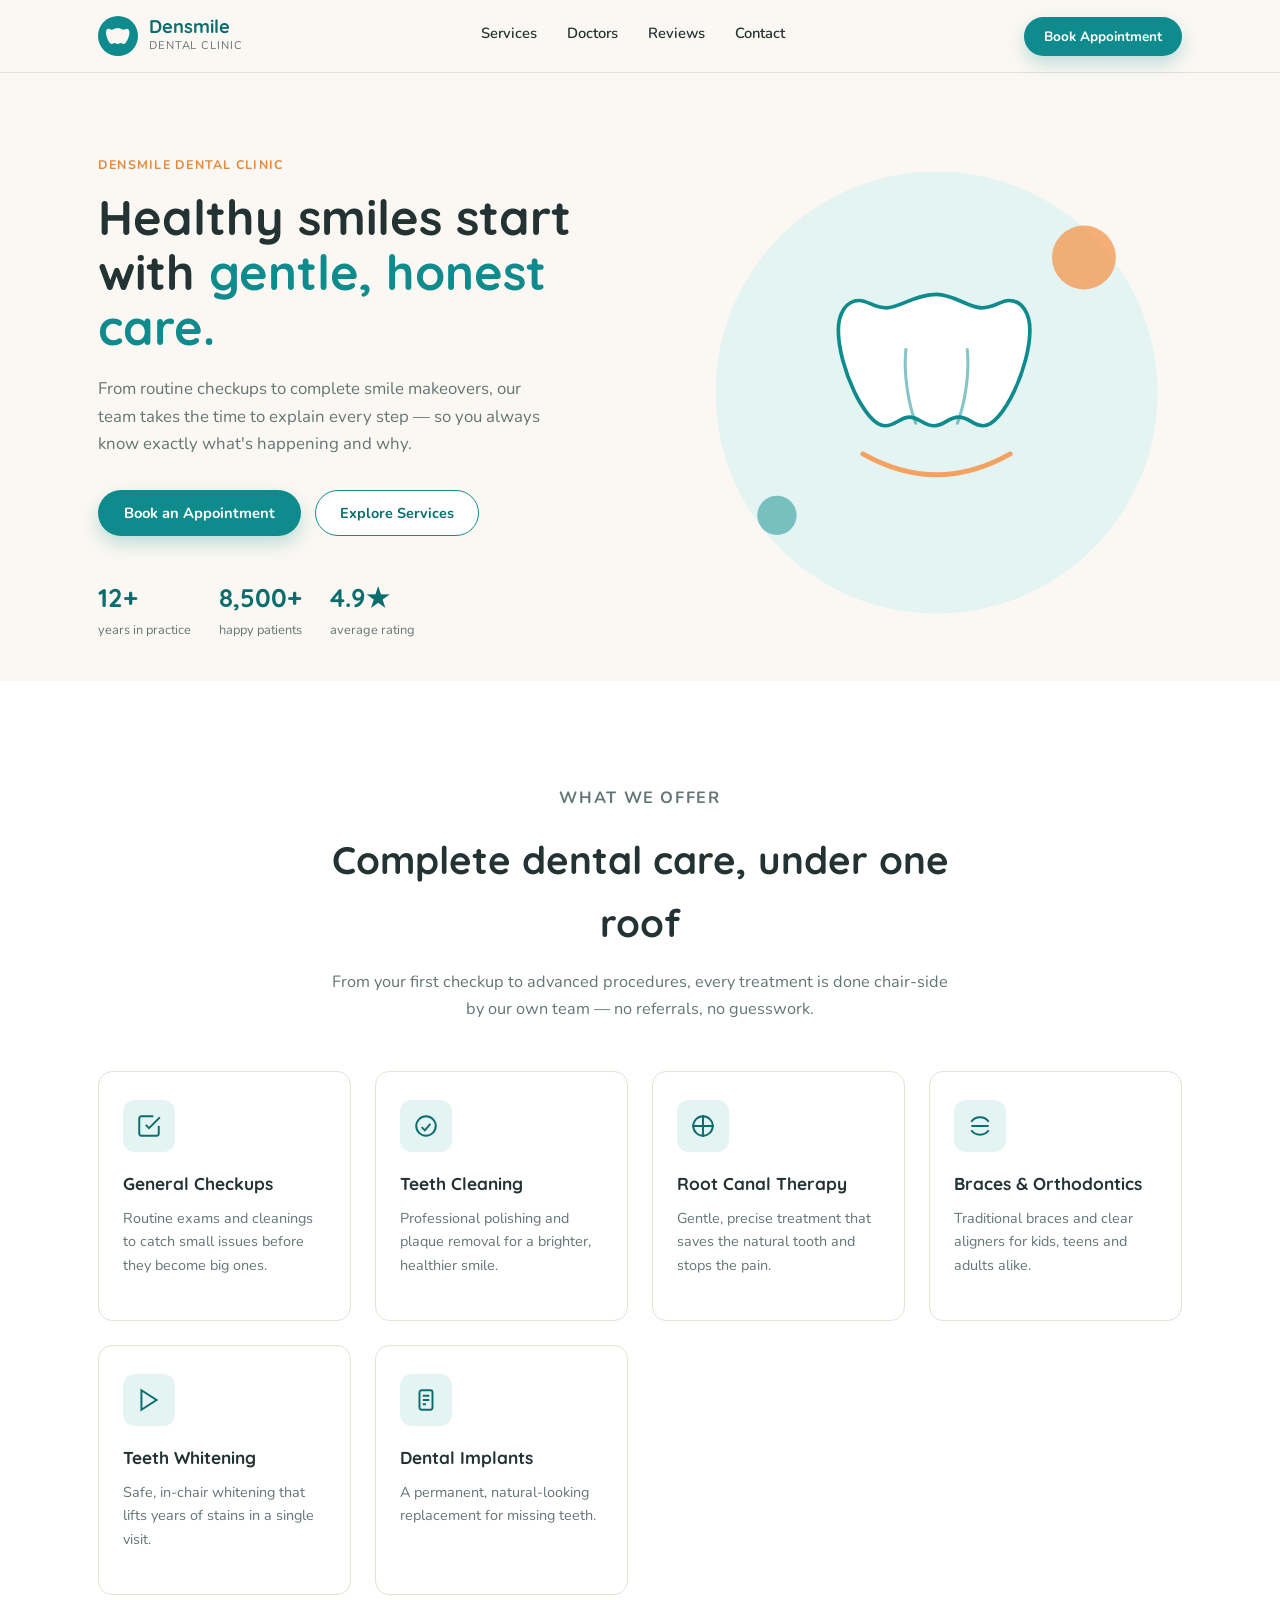
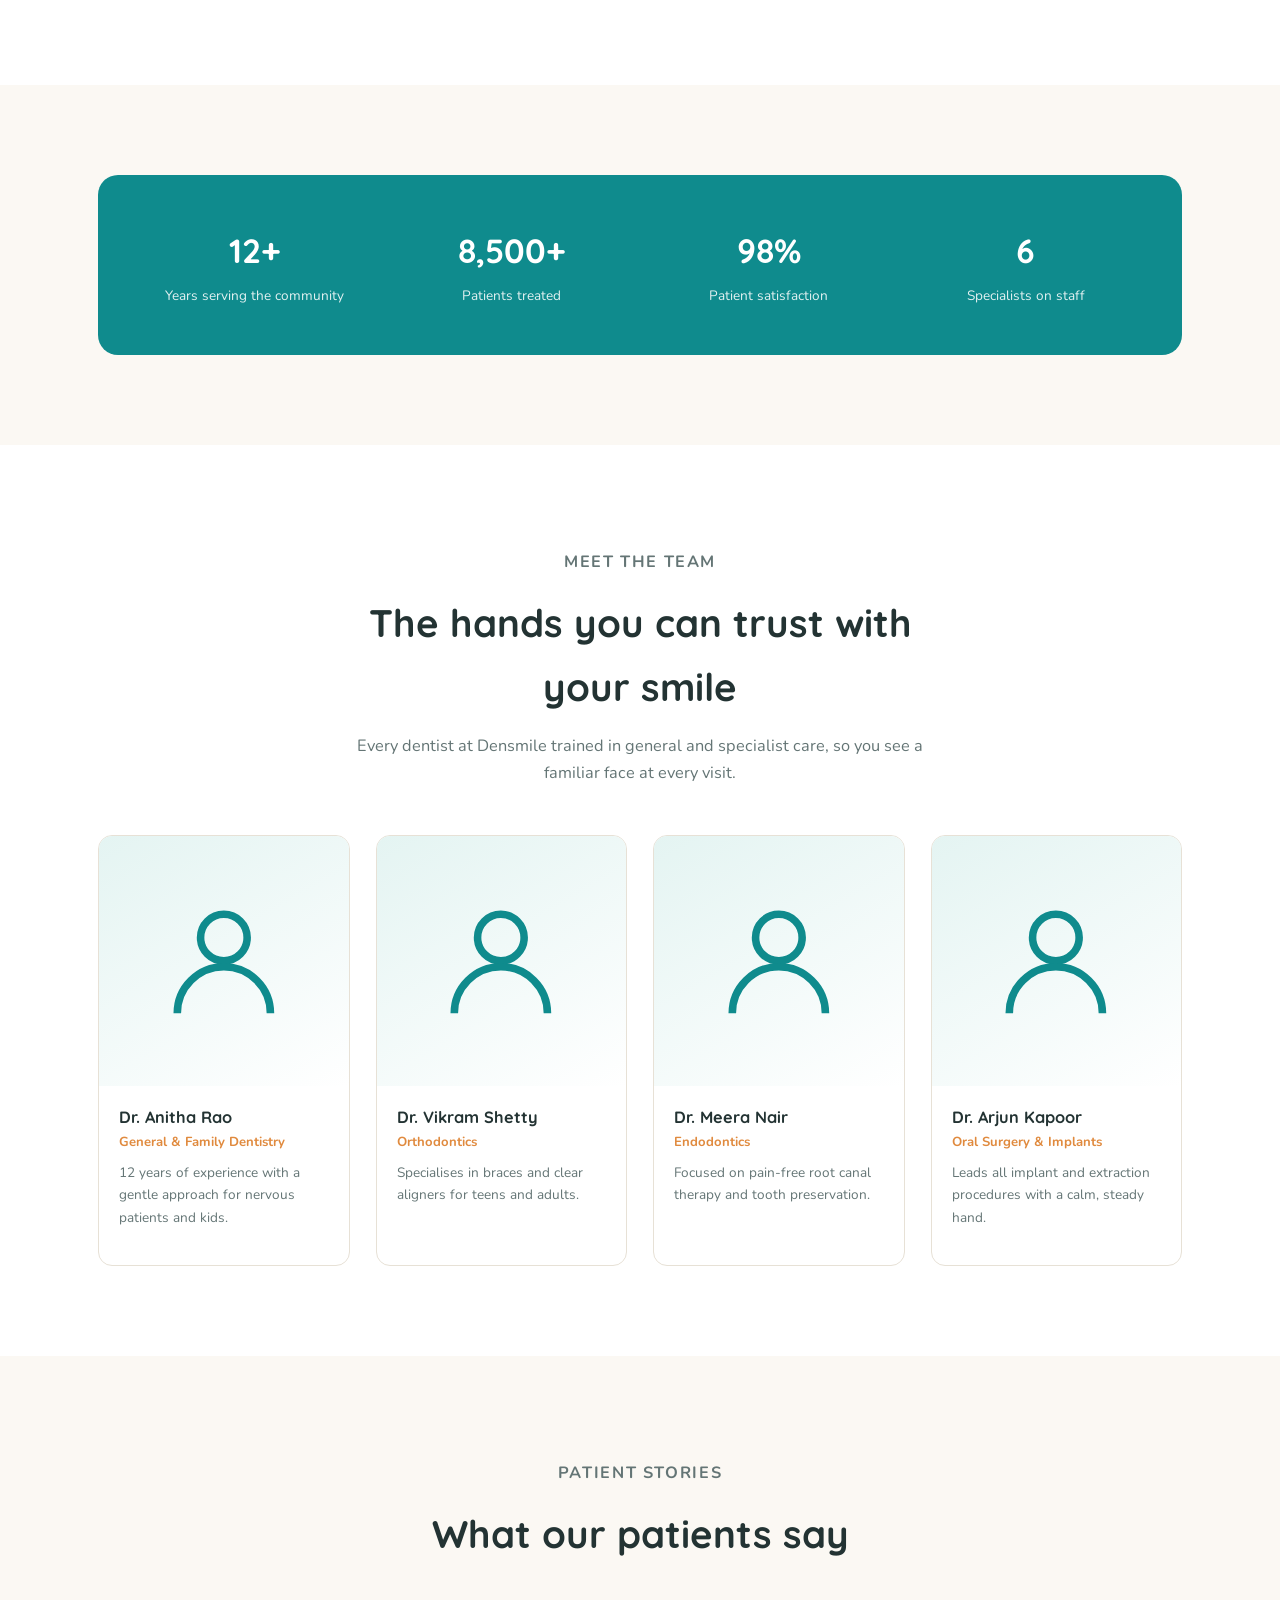
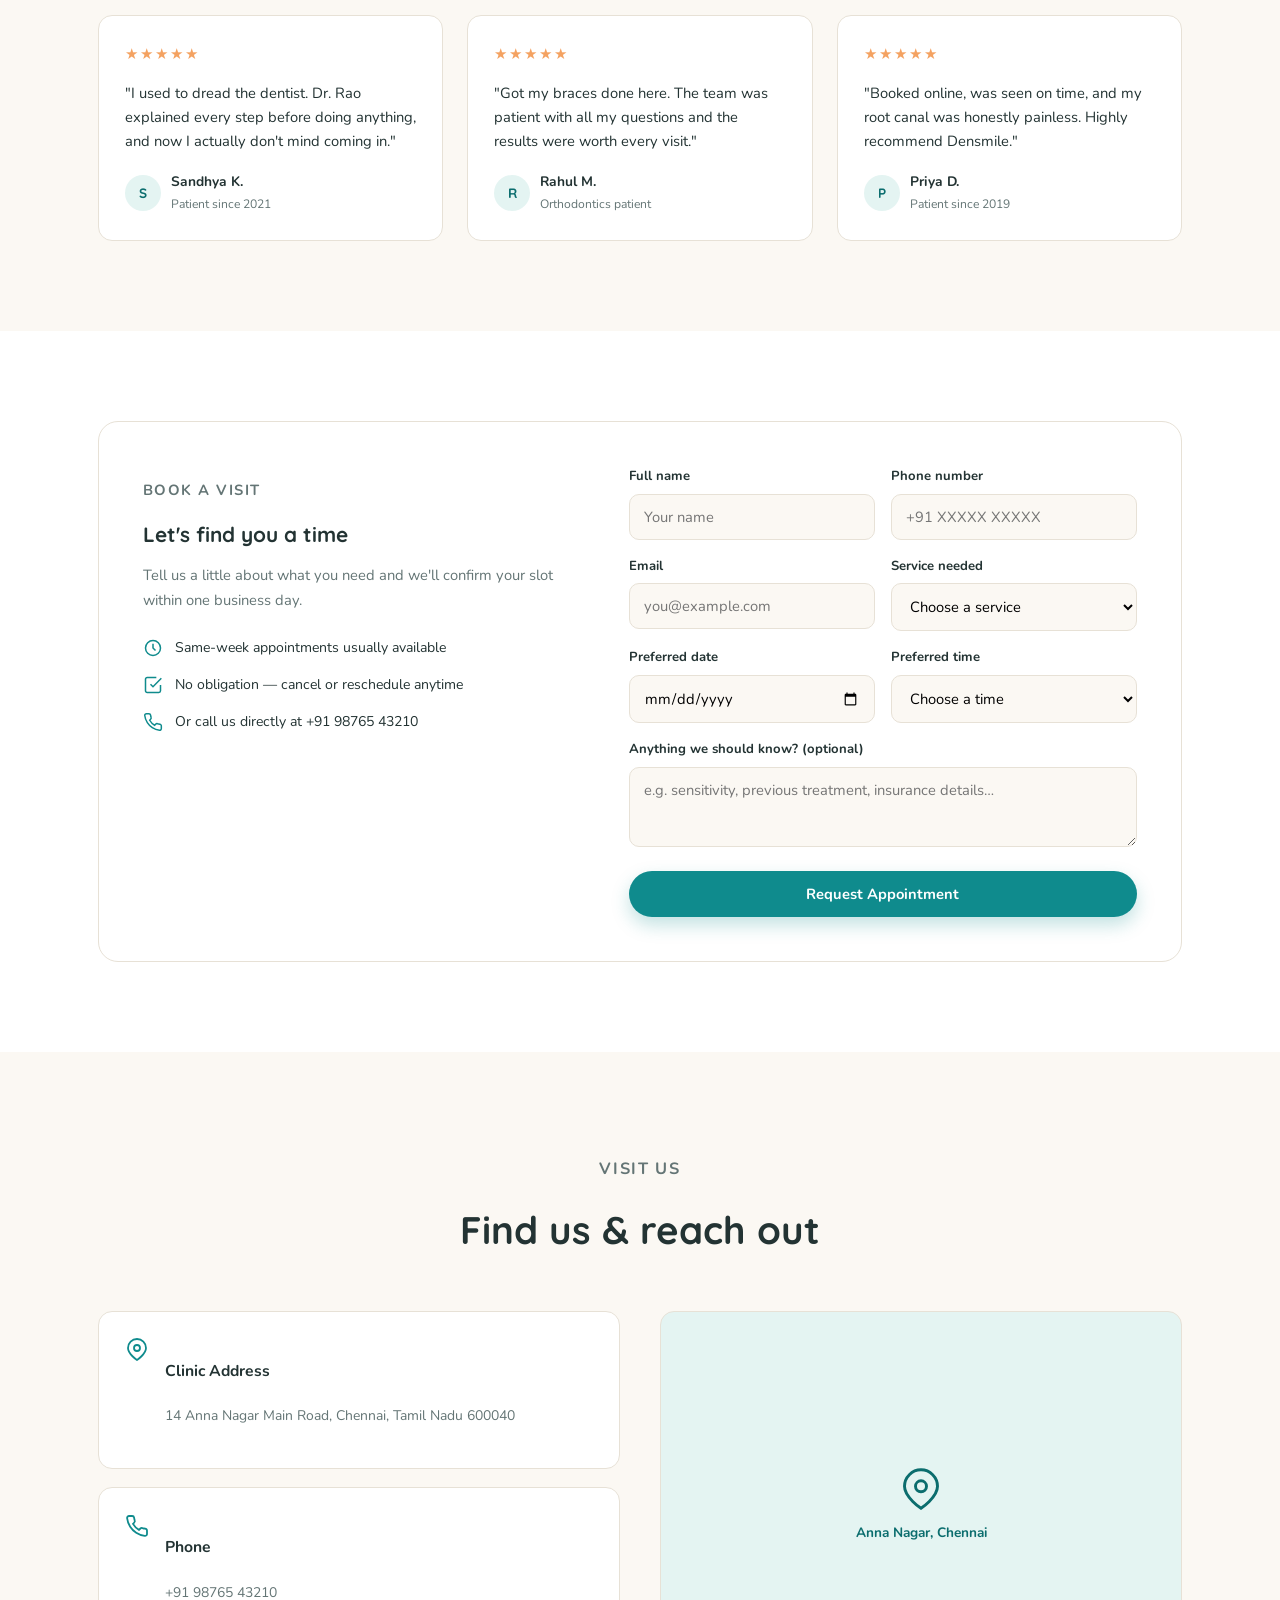
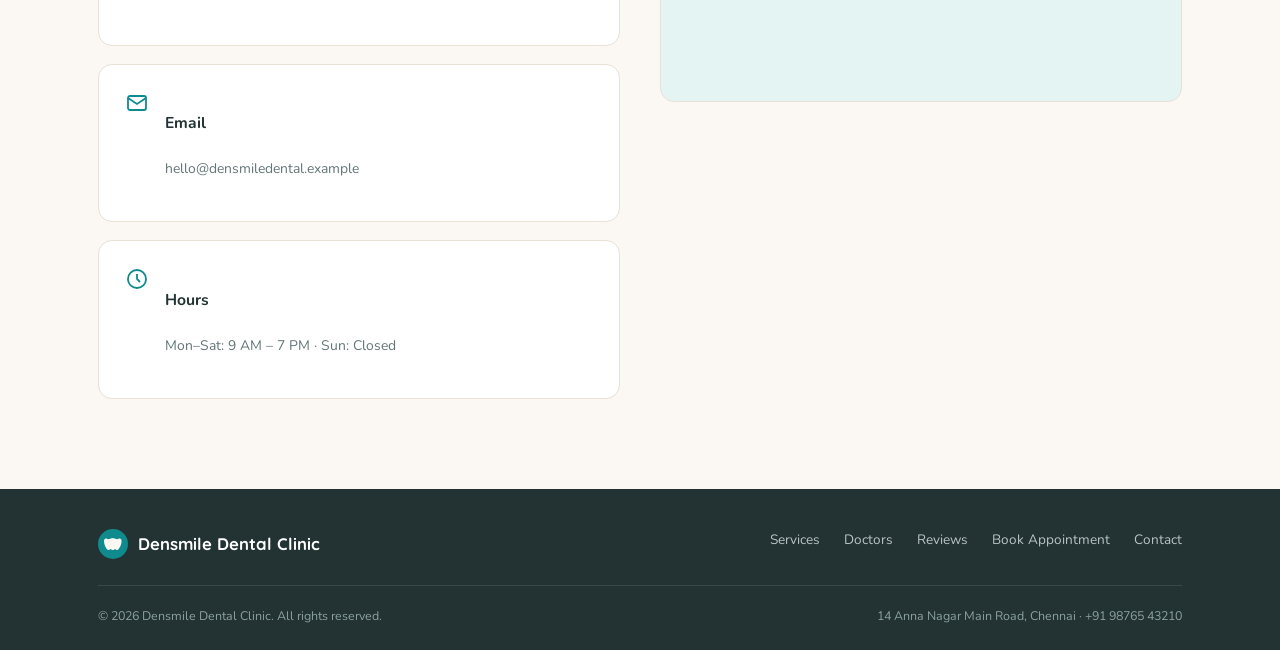
<file: site/index.html>
<!DOCTYPE html>
<html lang="en">
<head>
<meta charset="UTF-8">
<meta name="viewport" content="width=device-width, initial-scale=1.0">
<title>Densmile Dental Clinic — Healthy Smiles, Every Visit</title>
<link rel="preconnect" href="https://fonts.googleapis.com">
<link rel="preconnect" href="https://fonts.gstatic.com" crossorigin>
<link href="https://fonts.googleapis.com/css2?family=Quicksand:wght@500;600;700&family=Nunito:wght@400;500;600;700;800&display=swap" rel="stylesheet">
<style>
  :root{
    --teal:#0F8B8D;
    --teal-deep:#0B6D6E;
    --teal-pale:#E4F4F2;
    --coral:#F4A261;
    --coral-deep:#E08A3E;
    --cream:#FBF8F3;
    --ink:#233333;
    --muted:#647575;
    --paper:#FFFFFF;
    --line:#E7E1D6;
    --radius:14px;
  }
  *{box-sizing:border-box;}
  html{scroll-behavior:smooth;}
  body{margin:0;font-family:'Nunito',sans-serif;color:var(--ink);background:var(--cream);line-height:1.65;}
  h1,h2,h3,.display{font-family:'Quicksand',sans-serif;color:var(--ink);margin:0;font-weight:700;}
  a{color:inherit;}
  img{max-width:100%;display:block;}
  button{font-family:'Nunito',sans-serif;cursor:pointer;}
  :focus-visible{outline:3px solid var(--coral);outline-offset:2px;}
  .wrap{max-width:1140px;margin:0 auto;padding:0 28px;}
  .eyebrow{font-size:0.78rem;letter-spacing:0.1em;text-transform:uppercase;color:var(--coral-deep);font-weight:700;}
  section{padding:90px 0;}
  section.alt{background:var(--paper);}
  .section-head{max-width:620px;margin:0 auto 48px;text-align:center;}
  .section-head.left{text-align:left;margin:0 0 44px;}
  .section-head h2{font-size:clamp(1.8rem,3vw,2.5rem);margin-top:10px;}
  .section-head p{color:var(--muted);margin-top:14px;font-size:1.02rem;}

  /* ---------- NAV ---------- */
  header.site-nav{position:sticky;top:0;z-index:50;background:rgba(251,248,243,0.92);backdrop-filter:blur(8px);border-bottom:1px solid var(--line);}
  .nav-inner{max-width:1140px;margin:0 auto;padding:16px 28px;display:flex;align-items:center;justify-content:space-between;}
  .brand{display:flex;align-items:center;gap:11px;}
  .brand-mark{width:40px;height:40px;flex-shrink:0;}
  .brand-text .name{font-family:'Quicksand',sans-serif;font-size:1.15rem;font-weight:700;line-height:1.1;color:var(--teal-deep);}
  .brand-text .sub{font-size:0.7rem;letter-spacing:0.08em;text-transform:uppercase;color:var(--muted);}
  nav.links{display:flex;gap:30px;align-items:center;}
  nav.links a{font-size:0.92rem;font-weight:600;text-decoration:none;color:var(--ink);border-bottom:2px solid transparent;padding-bottom:3px;transition:border-color .2s,color .2s;}
  nav.links a:hover{border-color:var(--coral);color:var(--teal-deep);}
  .btn-primary{background:var(--teal);color:#fff;border:none;padding:13px 26px;border-radius:999px;font-weight:700;font-size:0.92rem;transition:transform .15s,background .15s,box-shadow .15s;box-shadow:0 8px 18px rgba(15,139,141,0.25);}
  .btn-primary:hover{transform:translateY(-2px);background:var(--teal-deep);}
  .btn-secondary{background:#fff;color:var(--teal-deep);border:1.5px solid var(--teal);padding:12px 24px;border-radius:999px;font-weight:700;font-size:0.9rem;transition:background .15s;}
  .btn-secondary:hover{background:var(--teal-pale);}
  .nav-cta{padding:10px 20px;font-size:0.85rem;}

  /* ---------- HERO ---------- */
  .hero{padding:70px 0 40px;position:relative;overflow:hidden;}
  .hero .wrap{display:grid;grid-template-columns:1.05fr 0.95fr;gap:50px;align-items:center;}
  .hero h1{font-size:clamp(2.2rem,3.8vw,3.2rem);line-height:1.14;}
  .hero h1 em{font-style:normal;color:var(--teal);position:relative;}
  .hero p.lede{color:var(--muted);font-size:1.05rem;max-width:46ch;margin-top:20px;}
  .hero-cta{display:flex;gap:14px;margin-top:32px;flex-wrap:wrap;}
  .hero-badges{display:flex;gap:28px;margin-top:40px;flex-wrap:wrap;}
  .hbadge .num{font-family:'Quicksand',sans-serif;font-size:1.6rem;font-weight:700;color:var(--teal-deep);}
  .hbadge .lbl{font-size:0.8rem;color:var(--muted);margin-top:2px;}

  .hero-art{position:relative;aspect-ratio:1/1;display:flex;align-items:center;justify-content:center;}
  .hero-art svg{width:100%;height:100%;}

  /* ---------- SERVICES ---------- */
  .service-grid{display:grid;grid-template-columns:repeat(auto-fit,minmax(240px,1fr));gap:24px;}
  .service-card{background:var(--paper);border:1.5px solid var(--line);border-radius:var(--radius);padding:28px 24px;transition:transform .18s,box-shadow .18s,border-color .18s;}
  .service-card:hover{transform:translateY(-4px);box-shadow:0 14px 30px rgba(15,139,141,0.12);border-color:var(--teal);}
  .service-icon{width:52px;height:52px;border-radius:12px;background:var(--teal-pale);display:flex;align-items:center;justify-content:center;margin-bottom:18px;}
  .service-icon svg{width:26px;height:26px;color:var(--teal-deep);}
  .service-card h3{font-size:1.08rem;}
  .service-card p{font-size:0.9rem;color:var(--muted);margin-top:8px;}

  /* ---------- WHY US / STATS ---------- */
  .why-strip{background:var(--teal);color:#fff;border-radius:20px;padding:48px 40px;display:grid;grid-template-columns:repeat(4,1fr);gap:24px;text-align:center;}
  .why-item .num{font-family:'Quicksand',sans-serif;font-size:2.1rem;font-weight:700;}
  .why-item .lbl{font-size:0.85rem;opacity:0.88;margin-top:6px;}

  /* ---------- DOCTORS ---------- */
  .doctor-grid{display:grid;grid-template-columns:repeat(auto-fit,minmax(230px,1fr));gap:26px;}
  .doctor-card{background:var(--paper);border-radius:var(--radius);overflow:hidden;border:1.5px solid var(--line);transition:transform .18s;}
  .doctor-card:hover{transform:translateY(-4px);}
  .doctor-photo{aspect-ratio:1/1;background:linear-gradient(150deg,var(--teal-pale),#fff);display:flex;align-items:center;justify-content:center;}
  .doctor-photo svg{width:56%;height:56%;color:var(--teal);}
  .doctor-info{padding:18px 20px 22px;}
  .doctor-info h3{font-size:1.02rem;}
  .doctor-info .spec{font-size:0.82rem;color:var(--coral-deep);font-weight:700;margin-top:2px;}
  .doctor-info p{font-size:0.85rem;color:var(--muted);margin-top:8px;}

  /* ---------- TESTIMONIALS ---------- */
  .testi-grid{display:grid;grid-template-columns:repeat(auto-fit,minmax(280px,1fr));gap:24px;}
  .testi-card{background:var(--paper);border:1.5px solid var(--line);border-radius:var(--radius);padding:26px;}
  .testi-stars{color:var(--coral);font-size:0.95rem;letter-spacing:2px;}
  .testi-card p{font-size:0.92rem;color:var(--ink);margin-top:14px;}
  .testi-who{display:flex;align-items:center;gap:10px;margin-top:18px;}
  .testi-avatar{width:36px;height:36px;border-radius:50%;background:var(--teal-pale);display:flex;align-items:center;justify-content:center;font-family:'Quicksand',sans-serif;font-weight:700;color:var(--teal-deep);font-size:0.85rem;}
  .testi-who .wname{font-size:0.86rem;font-weight:700;}
  .testi-who .wsub{font-size:0.76rem;color:var(--muted);}

  /* ---------- APPOINTMENT ---------- */
  .appt-box{background:var(--paper);border:1.5px solid var(--line);border-radius:20px;padding:44px;display:grid;grid-template-columns:1fr 1.15fr;gap:44px;align-items:start;}
  .appt-side h3{font-size:1.3rem;}
  .appt-side p{color:var(--muted);font-size:0.92rem;margin-top:12px;}
  .appt-list{margin-top:24px;display:flex;flex-direction:column;gap:14px;}
  .appt-list-item{display:flex;gap:12px;align-items:flex-start;font-size:0.88rem;}
  .appt-list-item svg{width:20px;height:20px;color:var(--teal);flex-shrink:0;margin-top:2px;}
  .appt-form{display:grid;grid-template-columns:1fr 1fr;gap:16px;}
  .appt-form .full{grid-column:1/-1;}
  .appt-form label{font-size:0.82rem;font-weight:700;margin-bottom:6px;display:block;}
  .appt-form input, .appt-form select, .appt-form textarea{
    width:100%;padding:12px 14px;border:1.5px solid var(--line);border-radius:10px;font-family:'Nunito',sans-serif;font-size:0.92rem;background:var(--cream);
  }
  .appt-form textarea{resize:vertical;min-height:80px;}
  .appt-form input:focus, .appt-form select:focus, .appt-form textarea:focus{outline:none;border-color:var(--teal);background:#fff;}
  .appt-confirm{display:none;text-align:center;padding:20px 10px;}
  .appt-confirm.show{display:block;}
  .appt-confirm svg{width:52px;height:52px;color:var(--teal);margin:0 auto 14px;}
  .appt-confirm h4{font-size:1.15rem;}
  .appt-confirm p{color:var(--muted);font-size:0.9rem;margin-top:8px;}

  /* ---------- CONTACT ---------- */
  .contact-grid{display:grid;grid-template-columns:1fr 1fr;gap:40px;}
  .contact-card{background:var(--paper);border:1.5px solid var(--line);border-radius:var(--radius);padding:26px;display:flex;gap:16px;align-items:flex-start;}
  .contact-card svg{width:24px;height:24px;color:var(--teal);flex-shrink:0;}
  .contact-card h4{font-size:0.98rem;}
  .contact-card p{font-size:0.87rem;color:var(--muted);margin-top:4px;}
  .map-box{border-radius:var(--radius);overflow:hidden;border:1.5px solid var(--line);aspect-ratio:4/3;background:var(--teal-pale);display:flex;align-items:center;justify-content:center;flex-direction:column;gap:10px;color:var(--teal-deep);}
  .map-box svg{width:44px;height:44px;}
  .map-box span{font-size:0.85rem;font-weight:700;}

  footer{background:var(--ink);color:#B8C4C4;padding:40px 0 24px;font-size:0.85rem;}
  .footer-top{display:flex;justify-content:space-between;flex-wrap:wrap;gap:24px;padding-bottom:26px;border-bottom:1px solid rgba(255,255,255,0.1);}
  .footer-brand{display:flex;align-items:center;gap:10px;}
  .footer-brand .name{font-family:'Quicksand',sans-serif;font-weight:700;color:#fff;font-size:1.05rem;}
  .footer-links{display:flex;gap:24px;flex-wrap:wrap;}
  .footer-links a{text-decoration:none;color:#B8C4C4;transition:color .15s;}
  .footer-links a:hover{color:#fff;}
  .footer-bottom{display:flex;justify-content:space-between;flex-wrap:wrap;gap:10px;padding-top:20px;font-size:0.78rem;color:#8CA0A0;}

  @media (max-width:920px){
    nav.links{display:none;}
    .hero .wrap{grid-template-columns:1fr;}
    .hero-art{max-width:340px;margin:0 auto;order:-1;}
    .why-strip{grid-template-columns:1fr 1fr;}
    .appt-box{grid-template-columns:1fr;padding:30px 22px;}
    .appt-form{grid-template-columns:1fr;}
    .contact-grid{grid-template-columns:1fr;}
  }
</style>
</head>
<body>

<!-- ========== NAV ========== -->
<header class="site-nav">
  <div class="nav-inner">
    <div class="brand">
      <svg class="brand-mark" viewBox="0 0 40 40" fill="none">
        <circle cx="20" cy="20" r="20" fill="#0F8B8D"/>
        <path d="M20 12c-2.8 0-4.6 1.7-6.2 1.7-1.5 0-2.3-.9-3.3-.9-1.6 0-2.5 1.6-2.5 3.6 0 4.4 3.3 11.6 5.7 11.6 1.3 0 1.7-1 3-1s1.8 1 3 1c1.3 0 1.8-1 3-1s1.8 1 3 1c2.4 0 5.7-7.2 5.7-11.6 0-2-.9-3.6-2.5-3.6-1 0-1.8.9-3.3.9-1.6 0-3.4-1.7-6.2-1.7z" fill="#FBF8F3"/>
      </svg>
      <div class="brand-text">
        <div class="name">Densmile</div>
        <div class="sub">Dental Clinic</div>
      </div>
    </div>
    <nav class="links">
      <a href="#services">Services</a>
      <a href="#doctors">Doctors</a>
      <a href="#testimonials">Reviews</a>
      <a href="#contact">Contact</a>
    </nav>
    <a href="#appointment"><button class="btn-primary nav-cta">Book Appointment</button></a>
  </div>
</header>

<!-- ========== HERO ========== -->
<section class="hero">
  <div class="wrap">
    <div>
      <p class="eyebrow">Densmile Dental Clinic</p>
      <h1 style="margin-top:12px;">Healthy smiles start with <em>gentle, honest care.</em></h1>
      <p class="lede">From routine checkups to complete smile makeovers, our team takes the time to explain every step — so you always know exactly what's happening and why.</p>
      <div class="hero-cta">
        <a href="#appointment"><button class="btn-primary">Book an Appointment</button></a>
        <a href="#services"><button class="btn-secondary">Explore Services</button></a>
      </div>
      <div class="hero-badges">
        <div class="hbadge"><div class="num">12+</div><div class="lbl">years in practice</div></div>
        <div class="hbadge"><div class="num">8,500+</div><div class="lbl">happy patients</div></div>
        <div class="hbadge"><div class="num">4.9★</div><div class="lbl">average rating</div></div>
      </div>
    </div>
    <div class="hero-art" aria-hidden="true">
      <svg viewBox="0 0 400 400" fill="none">
        <circle cx="200" cy="200" r="180" fill="#E4F4F2"/>
        <circle cx="320" cy="90" r="26" fill="#F4A261" opacity="0.85"/>
        <circle cx="70" cy="300" r="16" fill="#0F8B8D" opacity="0.5"/>
        <path d="M200 120c-18 0-30 11-41 11-10 0-15-6-22-6-11 0-17 11-17 24 0 30 22 78 38 78 9 0 12-7 20-7s11 7 20 7 11-7 20-7 11 7 20 7c16 0 38-48 38-78 0-13-6-24-17-24-7 0-12 6-22 6-11 0-23-11-37-11z" fill="#FFFFFF" stroke="#0F8B8D" stroke-width="3"/>
        <path d="M175 165c-2 20 2 44 8 60M225 165c2 20-2 44-8 60" stroke="#0F8B8D" stroke-width="2.5" stroke-linecap="round" opacity="0.5"/>
        <path d="M140 250q60 34 120 0" stroke="#F4A261" stroke-width="4" stroke-linecap="round" fill="none"/>
      </svg>
    </div>
  </div>
</section>

<!-- ========== SERVICES ========== -->
<section id="services" class="alt">
  <div class="wrap">
    <div class="section-head">
      <p class="eyebrow">What we offer</p>
      <h2>Complete dental care, under one roof</h2>
      <p>From your first checkup to advanced procedures, every treatment is done chair-side by our own team — no referrals, no guesswork.</p>
    </div>
    <div class="service-grid">
      <div class="service-card">
        <div class="service-icon"><svg viewBox="0 0 24 24" fill="none" stroke="currentColor" stroke-width="1.8"><path d="M9 11l3 3L22 4M21 12v7a2 2 0 01-2 2H5a2 2 0 01-2-2V5a2 2 0 012-2h11"/></svg></div>
        <h3>General Checkups</h3>
        <p>Routine exams and cleanings to catch small issues before they become big ones.</p>
      </div>
      <div class="service-card">
        <div class="service-icon"><svg viewBox="0 0 24 24" fill="none" stroke="currentColor" stroke-width="1.8"><circle cx="12" cy="12" r="9"/><path d="M8 13l3 3 5-6"/></svg></div>
        <h3>Teeth Cleaning</h3>
        <p>Professional polishing and plaque removal for a brighter, healthier smile.</p>
      </div>
      <div class="service-card">
        <div class="service-icon"><svg viewBox="0 0 24 24" fill="none" stroke="currentColor" stroke-width="1.8"><path d="M12 2v20M2 12h20"/><circle cx="12" cy="12" r="9"/></svg></div>
        <h3>Root Canal Therapy</h3>
        <p>Gentle, precise treatment that saves the natural tooth and stops the pain.</p>
      </div>
      <div class="service-card">
        <div class="service-icon"><svg viewBox="0 0 24 24" fill="none" stroke="currentColor" stroke-width="1.8"><path d="M4 8c2-3 5-4 8-4s6 1 8 4M4 16c2 3 5 4 8 4s6-1 8-4" /><path d="M4 12h16"/></svg></div>
        <h3>Braces &amp; Orthodontics</h3>
        <p>Traditional braces and clear aligners for kids, teens and adults alike.</p>
      </div>
      <div class="service-card">
        <div class="service-icon"><svg viewBox="0 0 24 24" fill="none" stroke="currentColor" stroke-width="1.8"><path d="M5 3l14 9-14 9V3z"/></svg></div>
        <h3>Teeth Whitening</h3>
        <p>Safe, in-chair whitening that lifts years of stains in a single visit.</p>
      </div>
      <div class="service-card">
        <div class="service-icon"><svg viewBox="0 0 24 24" fill="none" stroke="currentColor" stroke-width="1.8"><rect x="6" y="3" width="12" height="18" rx="2"/><path d="M9 8h6M9 12h6M9 16h3"/></svg></div>
        <h3>Dental Implants</h3>
        <p>A permanent, natural-looking replacement for missing teeth.</p>
      </div>
    </div>
  </div>
</section>

<!-- ========== WHY US ========== -->
<section>
  <div class="wrap">
    <div class="why-strip">
      <div class="why-item"><div class="num">12+</div><div class="lbl">Years serving the community</div></div>
      <div class="why-item"><div class="num">8,500+</div><div class="lbl">Patients treated</div></div>
      <div class="why-item"><div class="num">98%</div><div class="lbl">Patient satisfaction</div></div>
      <div class="why-item"><div class="num">6</div><div class="lbl">Specialists on staff</div></div>
    </div>
  </div>
</section>

<!-- ========== DOCTORS ========== -->
<section id="doctors" class="alt">
  <div class="wrap">
    <div class="section-head">
      <p class="eyebrow">Meet the team</p>
      <h2>The hands you can trust with your smile</h2>
      <p>Every dentist at Densmile trained in general and specialist care, so you see a familiar face at every visit.</p>
    </div>
    <div class="doctor-grid">
      <div class="doctor-card">
        <div class="doctor-photo"><svg viewBox="0 0 24 24" fill="none" stroke="currentColor" stroke-width="1.3"><circle cx="12" cy="8" r="4"/><path d="M4 21c0-4.4 3.6-8 8-8s8 3.6 8 8"/></svg></div>
        <div class="doctor-info"><h3>Dr. Anitha Rao</h3><div class="spec">General &amp; Family Dentistry</div><p>12 years of experience with a gentle approach for nervous patients and kids.</p></div>
      </div>
      <div class="doctor-card">
        <div class="doctor-photo"><svg viewBox="0 0 24 24" fill="none" stroke="currentColor" stroke-width="1.3"><circle cx="12" cy="8" r="4"/><path d="M4 21c0-4.4 3.6-8 8-8s8 3.6 8 8"/></svg></div>
        <div class="doctor-info"><h3>Dr. Vikram Shetty</h3><div class="spec">Orthodontics</div><p>Specialises in braces and clear aligners for teens and adults.</p></div>
      </div>
      <div class="doctor-card">
        <div class="doctor-photo"><svg viewBox="0 0 24 24" fill="none" stroke="currentColor" stroke-width="1.3"><circle cx="12" cy="8" r="4"/><path d="M4 21c0-4.4 3.6-8 8-8s8 3.6 8 8"/></svg></div>
        <div class="doctor-info"><h3>Dr. Meera Nair</h3><div class="spec">Endodontics</div><p>Focused on pain-free root canal therapy and tooth preservation.</p></div>
      </div>
      <div class="doctor-card">
        <div class="doctor-photo"><svg viewBox="0 0 24 24" fill="none" stroke="currentColor" stroke-width="1.3"><circle cx="12" cy="8" r="4"/><path d="M4 21c0-4.4 3.6-8 8-8s8 3.6 8 8"/></svg></div>
        <div class="doctor-info"><h3>Dr. Arjun Kapoor</h3><div class="spec">Oral Surgery &amp; Implants</div><p>Leads all implant and extraction procedures with a calm, steady hand.</p></div>
      </div>
    </div>
  </div>
</section>

<!-- ========== TESTIMONIALS ========== -->
<section id="testimonials">
  <div class="wrap">
    <div class="section-head">
      <p class="eyebrow">Patient stories</p>
      <h2>What our patients say</h2>
    </div>
    <div class="testi-grid">
      <div class="testi-card">
        <div class="testi-stars">★★★★★</div>
        <p>"I used to dread the dentist. Dr. Rao explained every step before doing anything, and now I actually don't mind coming in."</p>
        <div class="testi-who"><div class="testi-avatar">S</div><div><div class="wname">Sandhya K.</div><div class="wsub">Patient since 2021</div></div></div>
      </div>
      <div class="testi-card">
        <div class="testi-stars">★★★★★</div>
        <p>"Got my braces done here. The team was patient with all my questions and the results were worth every visit."</p>
        <div class="testi-who"><div class="testi-avatar">R</div><div><div class="wname">Rahul M.</div><div class="wsub">Orthodontics patient</div></div></div>
      </div>
      <div class="testi-card">
        <div class="testi-stars">★★★★★</div>
        <p>"Booked online, was seen on time, and my root canal was honestly painless. Highly recommend Densmile."</p>
        <div class="testi-who"><div class="testi-avatar">P</div><div><div class="wname">Priya D.</div><div class="wsub">Patient since 2019</div></div></div>
      </div>
    </div>
  </div>
</section>

<!-- ========== APPOINTMENT ========== -->
<section id="appointment" class="alt">
  <div class="wrap">
    <div class="appt-box">
      <div class="appt-side">
        <p class="eyebrow">Book a visit</p>
        <h3 style="margin-top:8px;">Let's find you a time</h3>
        <p>Tell us a little about what you need and we'll confirm your slot within one business day.</p>
        <div class="appt-list">
          <div class="appt-list-item"><svg viewBox="0 0 24 24" fill="none" stroke="currentColor" stroke-width="1.8"><circle cx="12" cy="12" r="9"/><path d="M12 7v5l3 3"/></svg><span>Same-week appointments usually available</span></div>
          <div class="appt-list-item"><svg viewBox="0 0 24 24" fill="none" stroke="currentColor" stroke-width="1.8"><path d="M9 11l3 3L22 4M21 12v7a2 2 0 01-2 2H5a2 2 0 01-2-2V5a2 2 0 012-2h11"/></svg><span>No obligation — cancel or reschedule anytime</span></div>
          <div class="appt-list-item"><svg viewBox="0 0 24 24" fill="none" stroke="currentColor" stroke-width="1.8"><path d="M22 16.9v3a2 2 0 01-2.2 2 19.8 19.8 0 01-8.6-3.1 19.5 19.5 0 01-6-6A19.8 19.8 0 012.1 4.2 2 2 0 014.1 2h3a2 2 0 012 1.7c.1.9.3 1.8.6 2.7a2 2 0 01-.4 2.1L8 9.9a16 16 0 006 6l1.4-1.4a2 2 0 012.1-.4c.9.3 1.8.5 2.7.6a2 2 0 011.8 2.2z"/></svg><span>Or call us directly at +91 98765 43210</span></div>
        </div>
      </div>
      <div>
        <form class="appt-form" id="apptForm">
          <div>
            <label for="fName">Full name</label>
            <input id="fName" required placeholder="Your name">
          </div>
          <div>
            <label for="fPhone">Phone number</label>
            <input id="fPhone" required placeholder="+91 XXXXX XXXXX">
          </div>
          <div>
            <label for="fEmail">Email</label>
            <input id="fEmail" type="email" required placeholder="you@example.com">
          </div>
          <div>
            <label for="fService">Service needed</label>
            <select id="fService" required>
              <option value="" disabled selected>Choose a service</option>
              <option>General Checkup</option>
              <option>Teeth Cleaning</option>
              <option>Root Canal Therapy</option>
              <option>Braces &amp; Orthodontics</option>
              <option>Teeth Whitening</option>
              <option>Dental Implants</option>
              <option>Something else</option>
            </select>
          </div>
          <div>
            <label for="fDate">Preferred date</label>
            <input id="fDate" type="date" required>
          </div>
          <div>
            <label for="fTime">Preferred time</label>
            <select id="fTime" required>
              <option value="" disabled selected>Choose a time</option>
              <option>Morning (9 AM – 12 PM)</option>
              <option>Afternoon (12 PM – 4 PM)</option>
              <option>Evening (4 PM – 7 PM)</option>
            </select>
          </div>
          <div class="full">
            <label for="fNotes">Anything we should know? (optional)</label>
            <textarea id="fNotes" placeholder="e.g. sensitivity, previous treatment, insurance details…"></textarea>
          </div>
          <div class="full">
            <button type="submit" class="btn-primary" style="width:100%;">Request Appointment</button>
          </div>
        </form>
        <div class="appt-confirm" id="apptConfirm">
          <svg viewBox="0 0 24 24" fill="none" stroke="currentColor" stroke-width="1.6"><circle cx="12" cy="12" r="10"/><path d="M8 12.5l2.5 2.5L16 9"/></svg>
          <h4>Request received!</h4>
          <p id="confirmDetail">We'll call you shortly to confirm your appointment.</p>
          <button class="btn-secondary" id="apptAnother" style="margin-top:18px;">Book Another</button>
        </div>
      </div>
    </div>
  </div>
</section>

<!-- ========== CONTACT ========== -->
<section id="contact">
  <div class="wrap">
    <div class="section-head">
      <p class="eyebrow">Visit us</p>
      <h2>Find us &amp; reach out</h2>
    </div>
    <div class="contact-grid">
      <div style="display:flex;flex-direction:column;gap:18px;">
        <div class="contact-card">
          <svg viewBox="0 0 24 24" fill="none" stroke="currentColor" stroke-width="1.8"><path d="M21 10c0 6-9 12-9 12s-9-6-9-12a9 9 0 0118 0z"/><circle cx="12" cy="10" r="3"/></svg>
          <div><h4>Clinic Address</h4><p>14 Anna Nagar Main Road, Chennai, Tamil Nadu 600040</p></div>
        </div>
        <div class="contact-card">
          <svg viewBox="0 0 24 24" fill="none" stroke="currentColor" stroke-width="1.8"><path d="M22 16.9v3a2 2 0 01-2.2 2 19.8 19.8 0 01-8.6-3.1 19.5 19.5 0 01-6-6A19.8 19.8 0 012.1 4.2 2 2 0 014.1 2h3a2 2 0 012 1.7c.1.9.3 1.8.6 2.7a2 2 0 01-.4 2.1L8 9.9a16 16 0 006 6l1.4-1.4a2 2 0 012.1-.4c.9.3 1.8.5 2.7.6a2 2 0 011.8 2.2z"/></svg>
          <div><h4>Phone</h4><p>+91 98765 43210</p></div>
        </div>
        <div class="contact-card">
          <svg viewBox="0 0 24 24" fill="none" stroke="currentColor" stroke-width="1.8"><rect x="3" y="5" width="18" height="14" rx="2"/><path d="M3 7l9 6 9-6"/></svg>
          <div><h4>Email</h4><p>hello@densmiledental.example</p></div>
        </div>
        <div class="contact-card">
          <svg viewBox="0 0 24 24" fill="none" stroke="currentColor" stroke-width="1.8"><circle cx="12" cy="12" r="9"/><path d="M12 7v5l3 3"/></svg>
          <div><h4>Hours</h4><p>Mon–Sat: 9 AM – 7 PM · Sun: Closed</p></div>
        </div>
      </div>
      <div class="map-box">
        <svg viewBox="0 0 24 24" fill="none" stroke="currentColor" stroke-width="1.6"><path d="M21 10c0 6-9 12-9 12s-9-6-9-12a9 9 0 0118 0z"/><circle cx="12" cy="10" r="3"/></svg>
        <span>Anna Nagar, Chennai</span>
      </div>
    </div>
  </div>
</section>

<footer>
  <div class="wrap">
    <div class="footer-top">
      <div class="footer-brand">
        <svg width="30" height="30" viewBox="0 0 40 40" fill="none"><circle cx="20" cy="20" r="20" fill="#0F8B8D"/><path d="M20 12c-2.8 0-4.6 1.7-6.2 1.7-1.5 0-2.3-.9-3.3-.9-1.6 0-2.5 1.6-2.5 3.6 0 4.4 3.3 11.6 5.7 11.6 1.3 0 1.7-1 3-1s1.8 1 3 1c1.3 0 1.8-1 3-1s1.8 1 3 1c2.4 0 5.7-7.2 5.7-11.6 0-2-.9-3.6-2.5-3.6-1 0-1.8.9-3.3.9-1.6 0-3.4-1.7-6.2-1.7z" fill="#FBF8F3"/></svg>
        <span class="name">Densmile Dental Clinic</span>
      </div>
      <div class="footer-links">
        <a href="#services">Services</a>
        <a href="#doctors">Doctors</a>
        <a href="#testimonials">Reviews</a>
        <a href="#appointment">Book Appointment</a>
        <a href="#contact">Contact</a>
      </div>
    </div>
    <div class="footer-bottom">
      <span>© 2026 Densmile Dental Clinic. All rights reserved.</span>
      <span>14 Anna Nagar Main Road, Chennai · +91 98765 43210</span>
    </div>
  </div>
</footer>

<script>
document.getElementById('apptForm').addEventListener('submit', function(e){
  e.preventDefault();
  const name = document.getElementById('fName').value;
  const service = document.getElementById('fService').value;
  const date = document.getElementById('fDate').value;
  const time = document.getElementById('fTime').value;
  document.getElementById('confirmDetail').textContent =
    `Thanks, ${name}! We've noted your request for ${service} on ${date || 'your preferred date'} (${time}). Our front desk will call to confirm.`;
  this.style.display = 'none';
  document.getElementById('apptConfirm').classList.add('show');
});
document.getElementById('apptAnother').addEventListener('click', function(){
  document.getElementById('apptForm').reset();
  document.getElementById('apptForm').style.display = 'grid';
  document.getElementById('apptConfirm').classList.remove('show');
});
</script>
</body>
</html>
</file>
